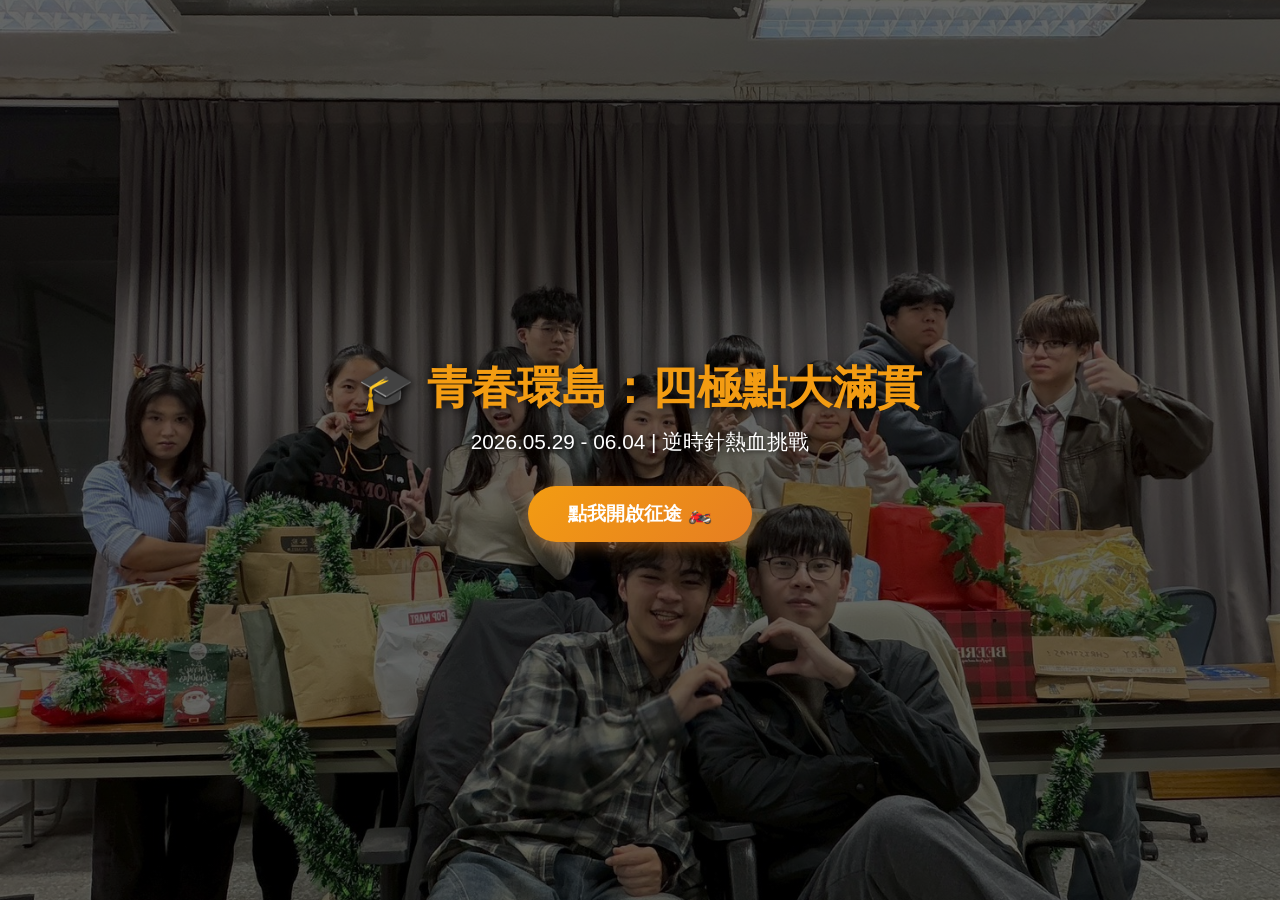
<file: 機車環島2.0/index.html>
<!DOCTYPE html>
<html lang="zh-TW">
<head>
    <meta charset="UTF-8">
    <meta name="viewport" content="width=device-width, initial-scale=1.0">
    <title>5/29 青春環島：四極點征途</title>
    <style>
        :root {
            --primary: #1a1a1a;
            --accent: #f39c12;
            --bg: #f0f2f5;
            --card-bg: #ffffff;
            --youth-gradient: linear-gradient(135deg, #f39c12 0%, #e67e22 100%);
        }
        body {
            font-family: 'PingFang TC', 'Microsoft JhengHei', sans-serif;
            margin: 0;
            background-color: var(--bg);
            color: #333;
            display: flex;
            flex-direction: column;
            min-height: 100vh;
        }
        header {
            background: var(--primary);
            color: white;
            text-align: center;
            padding: 8rem 1rem;
            background-image: linear-gradient(rgba(0,0,0,0.6), rgba(0,0,0,0.6)), url('S__20799622_0.jpg'); 
            background-size: cover;
            background-position: center 50%;
            flex: 1;
            display: flex;
            flex-direction: column;
            justify-content: center;
            align-items: center;
        }
        header h1 { 
            color: var(--accent); 
            font-size: 2.8rem;
            margin: 0 0 10px 0;
            text-shadow: 2px 2px 10px rgba(0,0,0,0.8);
        }
        header p { 
            font-size: 1.3rem;
            margin: 0 0 30px 0;
            text-shadow: 1px 1px 5px rgba(0,0,0,0.8);
        }
        .enter-btn {
            background: var(--youth-gradient);
            color: white;
            padding: 15px 40px;
            border-radius: 50px;
            text-decoration: none;
            font-weight: bold;
            font-size: 1.2rem;
            box-shadow: 0 4px 15px rgba(230, 126, 34, 0.4);
            transition: 0.3s;
        }
        .enter-btn:hover {
            transform: scale(1.05);
            box-shadow: 0 6px 20px rgba(230, 126, 34, 0.6);
        }
    </style>
</head>
<body>

<header>
    <h1>🎓 青春環島：四極點大滿貫</h1>
    <p>2026.05.29 - 06.04 | 逆時針熱血挑戰</p>
    <a href="schedule.html" class="enter-btn">點我開啟征途 🏍️</a>
</header>

</body>
</html>
</file>
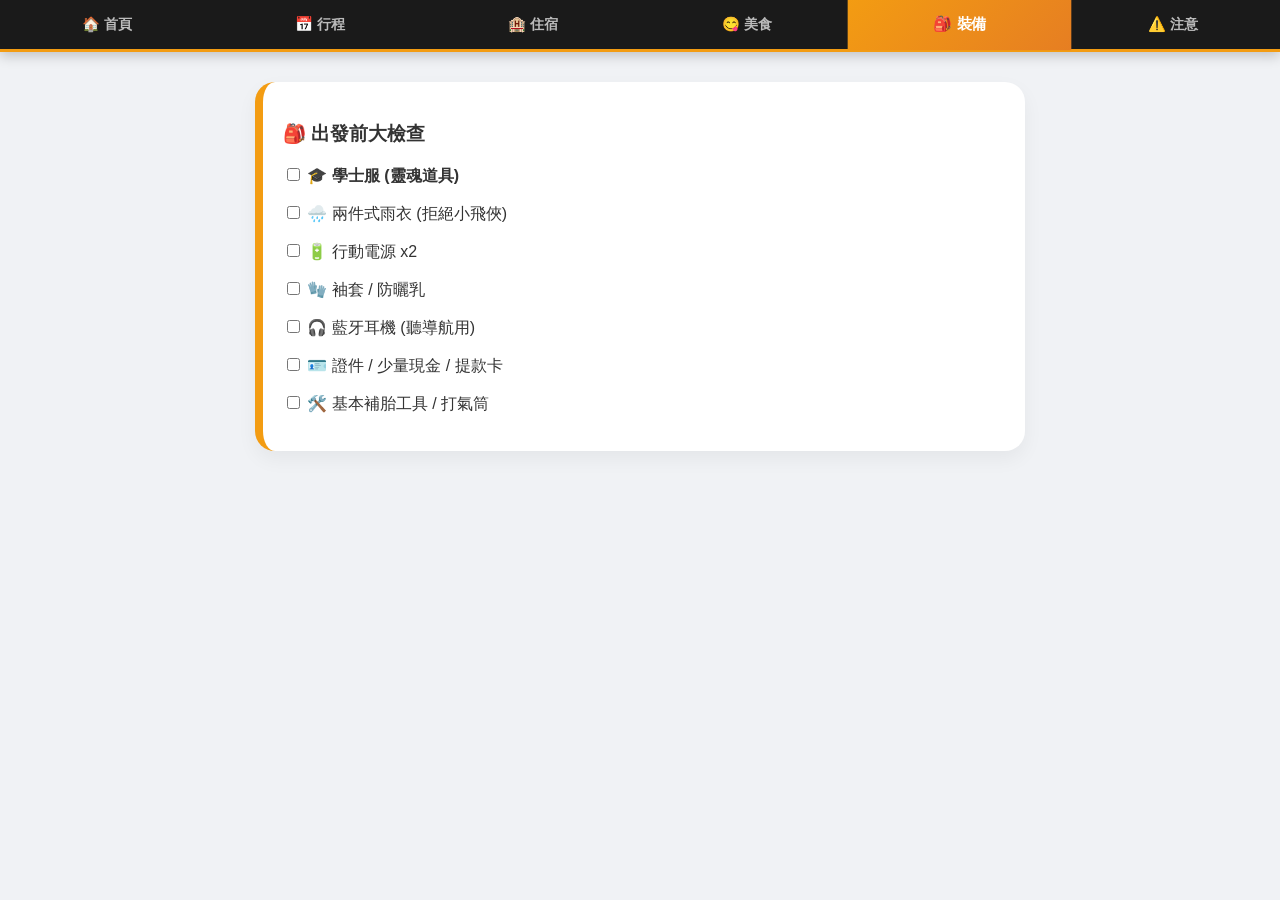
<file: 機車環島2.0/checklist.html>
<!DOCTYPE html>
<html lang="zh-TW">
<head>
    <meta charset="UTF-8">
    <meta name="viewport" content="width=device-width, initial-scale=1.0">
    <title>🎒 裝備檢查 - 青春環島</title>
    <link rel="stylesheet" href="style.css">
</head>
<body>

<nav>
    <a href="index.html">🏠 首頁</a>
    <a href="schedule.html">📅 行程</a>
    <a href="hotel.html">🏨 住宿</a>
    <a href="food.html">😋 美食</a>
    <a href="checklist.html" class="active">🎒 裝備</a>
    <a href="notes.html">⚠️ 注意</a>
</nav>

<div class="container">
    <div class="day-block">
        <h3>🎒 出發前大檢查</h3>
        <p><label><input type="checkbox"> <b>🎓 學士服 (靈魂道具)</b></label></p>
        <p><label><input type="checkbox"> 🌧️ 兩件式雨衣 (拒絕小飛俠)</label></p>
        <p><label><input type="checkbox"> 🔋 行動電源 x2</label></p>
        <p><label><input type="checkbox"> 🧤 袖套 / 防曬乳</label></p>
        <p><label><input type="checkbox"> 🎧 藍牙耳機 (聽導航用)</label></p>
        <p><label><input type="checkbox"> 🪪 證件 / 少量現金 / 提款卡</label></p>
        <p><label><input type="checkbox"> 🛠️ 基本補胎工具 / 打氣筒</label></p>
    </div>
</div>

<script src="script.js"></script>
</body>
</html>
</file>
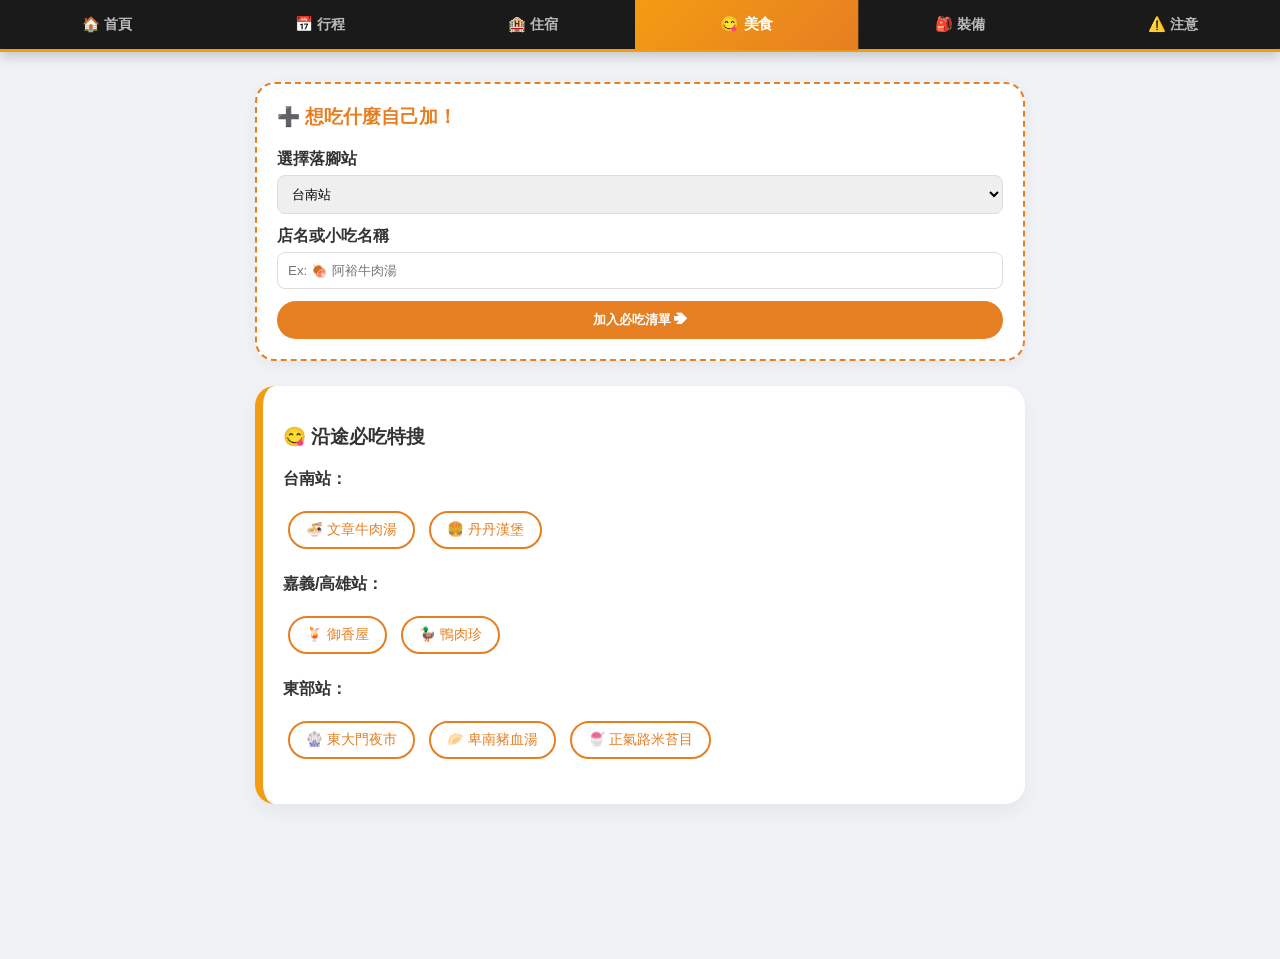
<file: 機車環島2.0/food.html>
<!DOCTYPE html>
<html lang="zh-TW">
<head>
    <meta charset="UTF-8">
    <meta name="viewport" content="width=device-width, initial-scale=1.0">
    <title>😋 美食清單 - 青春環島</title>
    <link rel="stylesheet" href="style.css">
    <style>
        .add-form {
            background: #ffffff; padding: 20px; border-radius: 20px; margin-bottom: 25px;
            box-shadow: 0 4px 15px rgba(0,0,0,0.05); border: 2px dashed var(--food-color);
        }
        .form-group { margin-bottom: 12px; }
        .form-group label { display: block; font-weight: bold; margin-bottom: 5px; }
        .form-group input, .form-group select {
            width: 100%; padding: 10px; border: 1px solid #ddd; border-radius: 8px; box-sizing: border-box; font-family: inherit;
        }
        .submit-btn {
            background: var(--food-color); color: white; border: none; padding: 10px 20px; border-radius: 50px; font-weight: bold; cursor: pointer; width: 100%;
        }
        .food-item-wrapper { display: inline-block; position: relative; margin: 5px; }
        .food-del {
            position: absolute; top: -5px; right: -5px; background: #e74c3c; color: white; border: none; border-radius: 50%; width: 16px; height: 16px; font-size: 10px; cursor: pointer; line-height: 14px; text-align: center; padding:0;
        }
    </style>
</head>
<body>

<nav>
    <a href="index.html">🏠 首頁</a>
    <a href="schedule.html">📅 行程</a>
    <a href="hotel.html">🏨 住宿</a>
    <a href="food.html" class="active">😋 美食</a>
    <a href="checklist.html">🎒 裝備</a>
    <a href="notes.html">⚠️ 注意</a>
</nav>

<div class="container">

    <div class="add-form">
        <h3 style="margin-top:0; color: var(--food-color);">➕ 想吃什麼自己加！</h3>
        <div class="form-group">
            <label>選擇落腳站</label>
            <select id="foodStation">
                <option value="tainan">台南站</option>
                <option value="mid">嘉義/高雄站</option>
                <option value="east">東部站（台東/花蓮/宜蘭）</option>
            </select>
        </div>
        <div class="form-group">
            <label>店名或小吃名稱</label>
            <input type="text" id="foodName" placeholder="Ex: 🍖 阿裕牛肉湯">
        </div>
        <button class="submit-btn" onclick="addFood()">加入必吃清單 ➔</button>
    </div>

    <div class="day-block">
        <h3>😋 沿途必吃特搜</h3>
        
        <div style="margin-bottom: 20px;">
            <p><b>台南站：</b></p>
            <a href="javascript:void(0)" class="food-btn">🍜 文章牛肉湯</a>
            <a href="javascript:void(0)" class="food-btn">🍔 丹丹漢堡</a>
            <span id="list-tainan"></span>
        </div>
        
        <div style="margin-bottom: 20px;">
            <p><b>嘉義/高雄站：</b></p>
            <a href="javascript:void(0)" class="food-btn">🍹 御香屋</a>
            <a href="javascript:void(0)" class="food-btn">🦆 鴨肉珍</a>
            <span id="list-mid"></span>
        </div>
        
        <div style="margin-bottom: 20px;">
            <p><b>東部站：</b></p>
            <a href="javascript:void(0)" class="food-btn">🎡 東大門夜市</a>
            <a href="javascript:void(0)" class="food-btn">🥟 卑南豬血湯</a>
            <a href="javascript:void(0)" class="food-btn">🍧 正氣路米苔目</a>
            <span id="list-east"></span>
        </div>
    </div>
</div>

<script src="script.js"></script>
<script>
    window.onload = function() {
        displayFoods();
    };

    function addFood() {
        const station = document.getElementById('foodStation').value;
        const name = document.getElementById('foodName').value;

        if (!name) {
            alert('請輸入美食名稱！');
            return;
        }

        const newFood = { station, name, id: Date.now() };
        let foods = JSON.parse(localStorage.getItem('myFoods')) || [];
        foods.push(newFood);
        localStorage.setItem('myFoods', JSON.stringify(foods));

        document.getElementById('foodName').value = '';
        displayFoods();
    }

    function displayFoods() {
        // 先清空原本動態產生的按鈕
        document.getElementById('list-tainan').innerHTML = '';
        document.getElementById('list-mid').innerHTML = '';
        document.getElementById('list-east').innerHTML = '';

        let foods = JSON.parse(localStorage.getItem('myFoods')) || [];

        foods.forEach(food => {
            const targetSpan = document.getElementById('list-' + food.station);
            if (targetSpan) {
                targetSpan.innerHTML += `
                    <span class="food-item-wrapper" id="food-${food.id}">
                        <a href="javascript:void(0)" class="food-btn">${food.name}</a>
                        <button class="food-del" onclick="deleteFood(${food.id})">&times;</button>
                    </span>
                `;
            }
        });
    }

    function deleteFood(id) {
        let foods = JSON.parse(localStorage.getItem('myFoods')) || [];
        foods = foods.filter(food => food.id !== id);
        localStorage.setItem('myFoods', JSON.stringify(foods));
        displayFoods();
    }
</script>
</body>
</html>
</file>
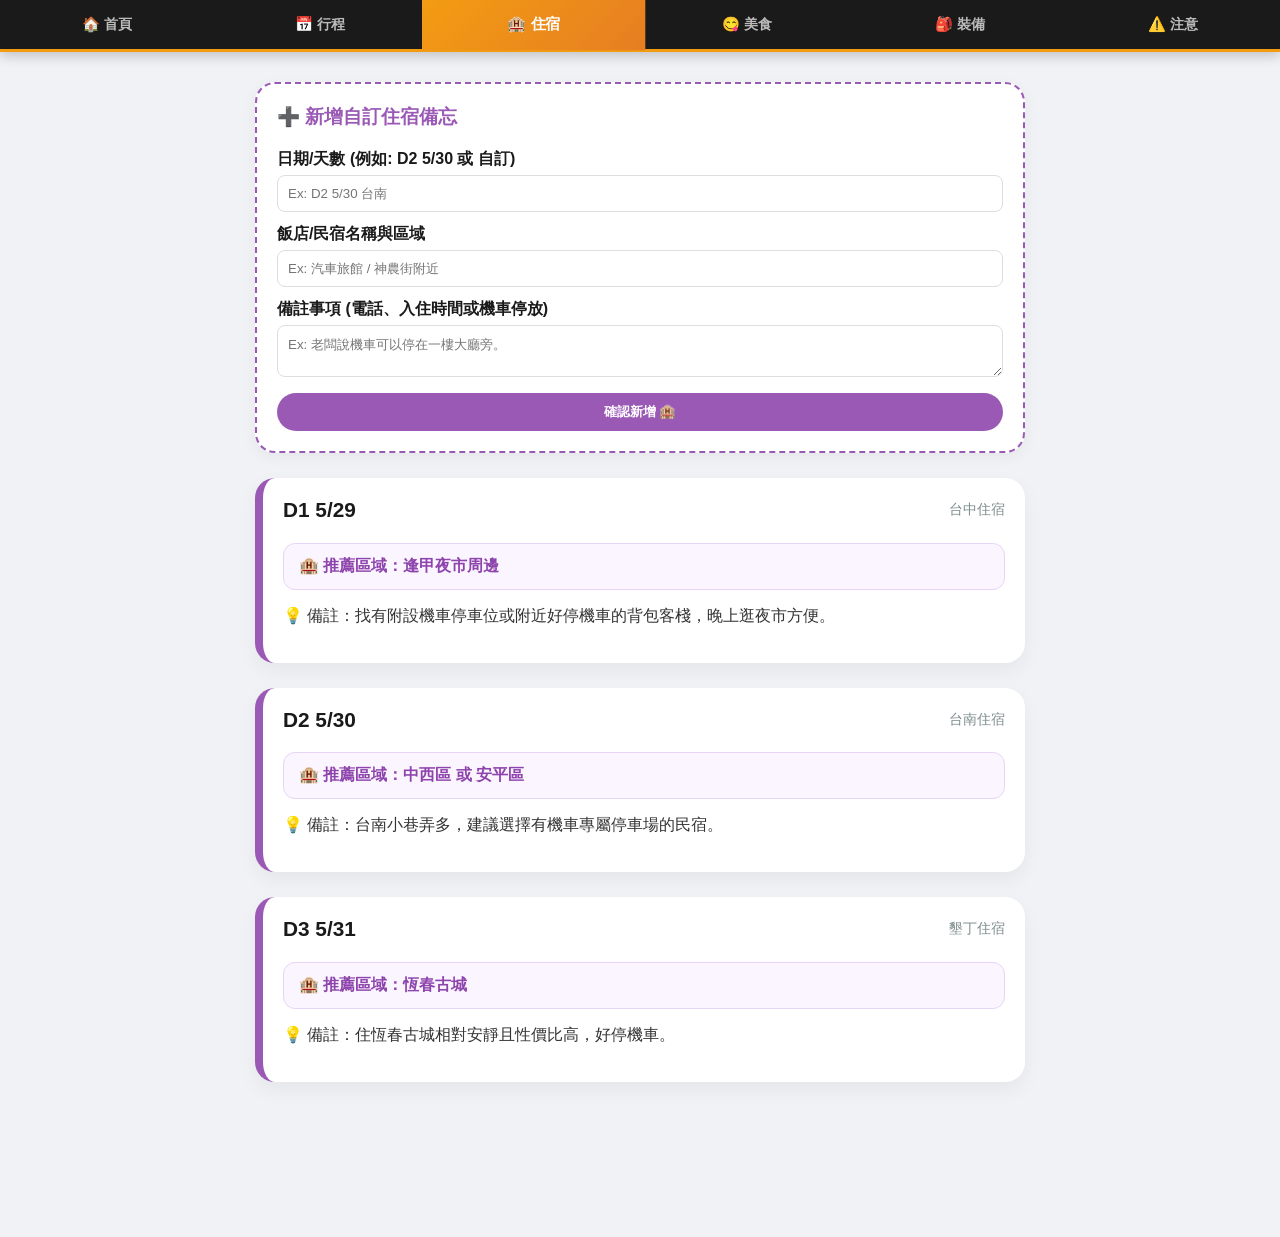
<file: 機車環島2.0/hotel.html>
<!DOCTYPE html>
<html lang="zh-TW">
<head>
    <meta charset="UTF-8">
    <meta name="viewport" content="width=device-width, initial-scale=1.0">
    <title>🏨 住宿安排 - 青春環島</title>
    <link rel="stylesheet" href="style.css">
    <style>
        /* 新增表單的專用樣式 */
        .add-form {
            background: #ffffff;
            padding: 20px;
            border-radius: 20px;
            margin-bottom: 25px;
            box-shadow: 0 4px 15px rgba(0,0,0,0.05);
            border: 2px dashed var(--hotel-color);
        }
        .form-group { margin-bottom: 12px; }
        .form-group label { display: block; font-weight: bold; margin-bottom: 5px; color: var(--primary); }
        .form-group input, .form-group textarea {
            width: 100%; padding: 10px; border: 1px solid #ddd; border-radius: 8px; box-sizing: border-box; font-family: inherit;
        }
        .submit-btn {
            background: var(--hotel-color); color: white; border: none; padding: 10px 20px; border-radius: 50px; font-weight: bold; cursor: pointer; width: 100%; transition: 0.2s;
        }
        .submit-btn:hover { opacity: 0.9; }
        .delete-btn {
            background: #ff7675; color: white; border: none; padding: 4px 10px; border-radius: 5px; font-size: 0.8rem; cursor: pointer; float: right;
        }
    </style>
</head>
<body>

<nav>
    <a href="index.html">🏠 首頁</a>
    <a href="schedule.html">📅 行程</a>
    <a href="hotel.html" class="active">🏨 住宿</a>
    <a href="food.html">😋 美食</a>
    <a href="checklist.html">🎒 裝備</a>
    <a href="notes.html">⚠️ 注意</a>
</nav>

<div class="container">
    
    <div class="add-form">
        <h3 style="margin-top:0; color: var(--hotel-color);">➕ 新增自訂住宿備忘</h3>
        <div class="form-group">
            <label>日期/天數 (例如: D2 5/30 或 自訂)</label>
            <input type="text" id="hotelDay" placeholder="Ex: D2 5/30 台南">
        </div>
        <div class="form-group">
            <label>飯店/民宿名稱與區域</label>
            <input type="text" id="hotelName" placeholder="Ex: 汽車旅館 / 神農街附近">
        </div>
        <div class="form-group">
            <label>備註事項 (電話、入住時間或機車停放)</label>
            <textarea id="hotelNote" rows="2" placeholder="Ex: 老闆說機車可以停在一樓大廳旁。"></textarea>
        </div>
        <button class="submit-btn" onclick="addHotel()">確認新增 🏨</button>
    </div>

    <div id="hotelContainer">
        <div class="day-block hotel-style">
            <h3 class="day-title">D1 5/29 <span class="date-label">台中住宿</span></h3>
            <div class="hotel-info">🏨 推薦區域：逢甲夜市周邊</div>
            <p>💡 備註：找有附設機車停車位或附近好停機車的背包客棧，晚上逛夜市方便。</p>
        </div>
        <div class="day-block hotel-style">
            <h3 class="day-title">D2 5/30 <span class="date-label">台南住宿</span></h3>
            <div class="hotel-info">🏨 推薦區域：中西區 或 安平區</div>
            <p>💡 備註：台南小巷弄多，建議選擇有機車專屬停車場的民宿。</p>
        </div>
        <div class="day-block hotel-style">
            <h3 class="day-title">D3 5/31 <span class="date-label">墾丁住宿</span></h3>
            <div class="hotel-info">🏨 推薦區域：恆春古城</div>
            <p>💡 備註：住恆春古城相對安靜且性價比高，好停機車。</p>
        </div>
    </div>
    
    <div id="customHotelContainer"></div>
</div>

<script src="script.js"></script>
<script>
    // 網頁載入時自動讀取之前存的住宿
    window.onload = function() {
        displayCustomHotels();
    };

    function addHotel() {
        const day = document.getElementById('hotelDay').value;
        const name = document.getElementById('hotelName').value;
        const note = document.getElementById('hotelNote').value;

        if (!day || !name) {
            alert('請至少填寫「日期」與「飯店名稱」喔！');
            return;
        }

        const newHotel = { day, name, note, id: Date.now() };

        // 從 localStorage 拿出現有的陣列，沒有的話就建立新陣列
        let hotels = JSON.parse(localStorage.getItem('myHotels')) || [];
        hotels.push(newHotel);
        localStorage.setItem('myHotels', JSON.stringify(hotels));

        // 清空輸入框
        document.getElementById('hotelDay').value = '';
        document.getElementById('hotelName').value = '';
        document.getElementById('hotelNote').value = '';

        displayCustomHotels();
    }

    function displayCustomHotels() {
        const container = document.getElementById('customHotelContainer');
        container.innerHTML = '';
        let hotels = JSON.parse(localStorage.getItem('myHotels')) || [];

        hotels.forEach(hotel => {
            container.innerHTML += `
                <div class="day-block hotel-style" id="hotel-${hotel.id}">
                    <button class="delete-btn" onclick="deleteHotel(${hotel.id})">刪除</button>
                    <h3 class="day-title">${hotel.day}</h3>
                    <div class="hotel-info">🏨 ${hotel.name}</div>
                    <p>💡 備註：${hotel.note || '無'}</p>
                </div>
            `;
        });
    }

    function deleteHotel(id) {
        let hotels = JSON.parse(localStorage.getItem('myHotels')) || [];
        hotels = hotels.filter(hotel => hotel.id !== id);
        localStorage.setItem('myHotels', JSON.stringify(hotels));
        displayCustomHotels();
    }
</script>
</body>
</html>
</file>
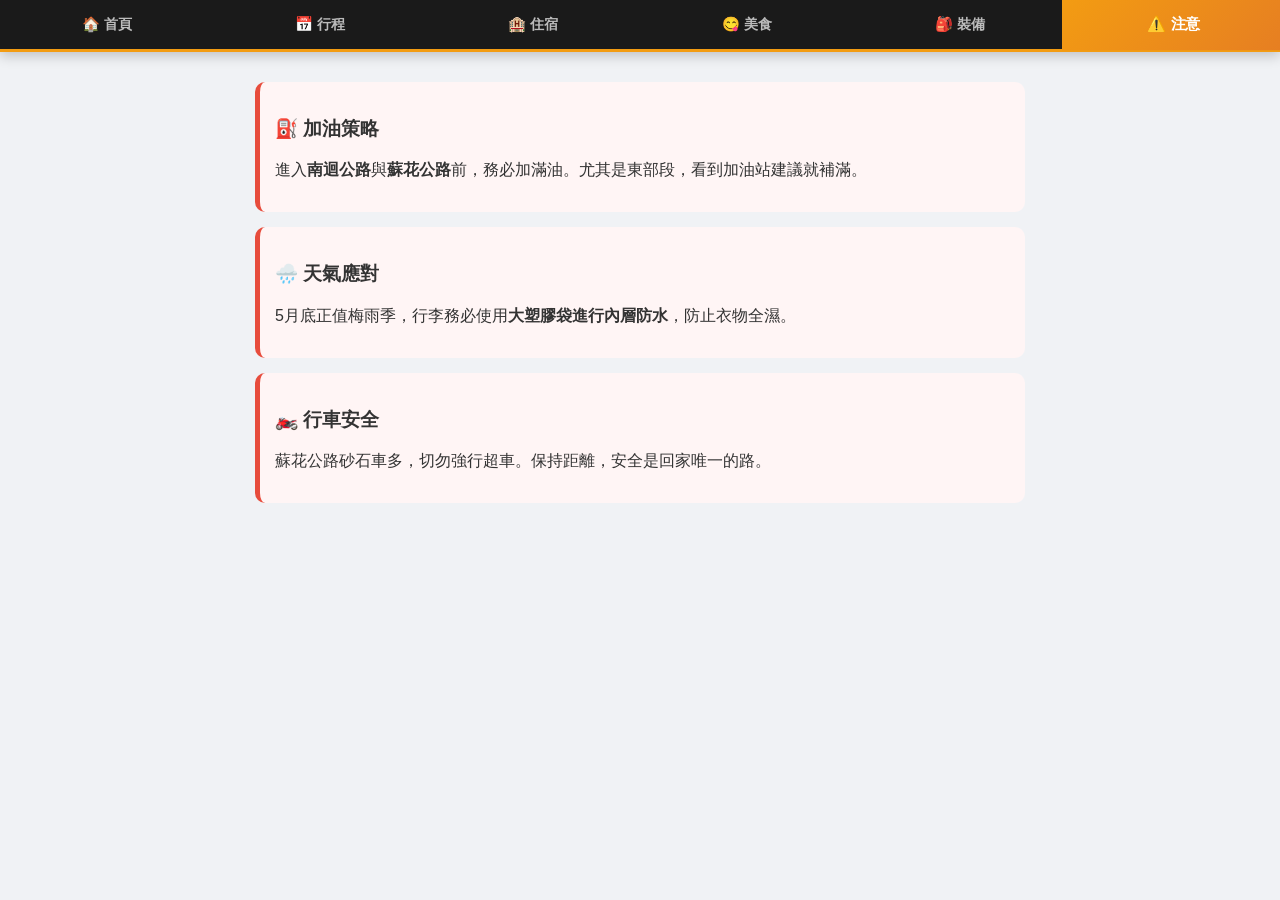
<file: 機車環島2.0/notes.html>
<!DOCTYPE html>
<html lang="zh-TW">
<head>
    <meta charset="UTF-8">
    <meta name="viewport" content="width=device-width, initial-scale=1.0">
    <title>⚠️ 注意事項 - 青春環島</title>
    <link rel="stylesheet" href="style.css">
</head>
<body>

<nav>
    <a href="index.html">🏠 首頁</a>
    <a href="schedule.html">📅 行程</a>
    <a href="hotel.html">🏨 住宿</a>
    <a href="food.html">😋 美食</a>
    <a href="checklist.html">🎒 裝備</a>
    <a href="notes.html" class="active">⚠️ 注意</a>
</nav>

<div class="container">
    <div class="note-card">
        <h3>⛽ 加油策略</h3>
        <p>進入<b>南迴公路</b>與<b>蘇花公路</b>前，務必加滿油。尤其是東部段，看到加油站建議就補滿。</p>
    </div>
    <div class="note-card">
        <h3>🌧️ 天氣應對</h3>
        <p>5月底正值梅雨季，行李務必使用<b>大塑膠袋進行內層防水</b>，防止衣物全濕。</p>
    </div>
    <div class="note-card">
        <h3>🏍️ 行車安全</h3>
        <p>蘇花公路砂石車多，切勿強行超車。保持距離，安全是回家唯一的路。</p>
    </div>
</div>

<script src="script.js"></script>
</body>
</html>
</file>
<file: 機車環島2.0/style.css>
:root {
    --primary: #1a1a1a;
    --accent: #f39c12;
    --bg: #f0f2f5;
    --card-bg: #ffffff;
    --food-color: #e67e22;
    --hotel-color: #9b59b6;
    --done: #2ecc71;
    --youth-gradient: linear-gradient(135deg, #f39c12 0%, #e67e22 100%);
}

body {
    font-family: 'PingFang TC', 'Microsoft JhengHei', sans-serif;
    margin: 0;
    background-color: var(--bg);
    color: #333;
    overflow-x: hidden;
}

nav {
    display: flex;
    justify-content: space-around;
    background: var(--primary);
    position: sticky;
    top: 0;
    z-index: 1000;
    box-shadow: 0 4px 12px rgba(0,0,0,0.2);
    border-bottom: 3px solid var(--accent);
}
nav a {
    padding: 15px 5px;
    text-decoration: none;
    color: #bbb;
    font-weight: bold;
    font-size: 0.9rem;
    flex: 1;
    text-align: center;
    transition: 0.3s;
}
nav a.active {
    color: white;
    background: var(--youth-gradient);
    transform: scale(1.05);
}

.container {
    max-width: 800px;
    margin: 30px auto;
    padding: 0 15px 100px;
    box-sizing: border-box;
}

.day-block {
    background: var(--card-bg);
    border-radius: 20px;
    padding: 20px;
    margin-bottom: 25px;
    box-shadow: 0 8px 20px rgba(0,0,0,0.05);
    border-left: 8px solid var(--accent);
}

.day-block.hotel-style { border-left: 8px solid var(--hotel-color); }

.day-title {
    font-size: 1.3rem;
    color: var(--primary);
    margin-top: 0;
    display: flex;
    justify-content: space-between;
    align-items: center;
}
.date-label { font-size: 0.85rem; color: #7f8c8d; font-weight: normal; }

.route-info { background: #fff8ee; padding: 12px 15px; border-radius: 12px; margin: 10px 0; font-weight: 600; color: #d35400; border: 1px solid #ffeaa7; }
.hotel-info { background: #fbf5ff; padding: 12px 15px; border-radius: 12px; margin: 10px 0; font-weight: 600; color: #8e44ad; border: 1px solid #e8d4f5; }

.floating-cap { position: fixed; right: 20px; bottom: 30px; width: 70px; height: 70px; z-index: 2000; cursor: pointer; animation: float 3s ease-in-out infinite; text-align: center; }
.floating-cap img { width: 80%; filter: drop-shadow(0 5px 10px rgba(0,0,0,0.3)); }
.floating-cap span { position: absolute; top: -5px; right: 0; background: #e74c3c; color: white; font-size: 0.6rem; padding: 2px 6px; border-radius: 10px; white-space: nowrap; }

.track-overlay { position: fixed; top: 0; right: -100%; width: 85%; max-width: 400px; height: 100%; background: #1a1a1a; z-index: 3000; box-shadow: -10px 0 30px rgba(0,0,0,0.5); transition: 0.4s ease; padding: 20px; color: white; overflow-y: auto; box-sizing: border-box; }
.track-overlay.open { right: 0; }

.milestone-item { background: rgba(255,255,255,0.05); padding: 15px; border-radius: 15px; border: 1px dashed #444; margin-bottom: 15px; text-align: center; }
.milestone-item.has-photo { border: 2px solid var(--done); background: rgba(46, 204, 113, 0.1); }
.photo-preview { width: 100%; aspect-ratio: 16/10; object-fit: cover; border-radius: 10px; margin-top: 10px; }

.note-card { background: #fff5f5; border-left: 5px solid #e74c3c; padding: 15px; border-radius: 10px; margin-bottom: 15px; }
.food-btn { background: white; border: 2px solid var(--food-color); color: var(--food-color); padding: 8px 16px; border-radius: 50px; text-decoration: none; font-size: 0.85rem; display: inline-block; margin: 5px; }
.important { color: #e74c3c; font-weight: bold; }

@keyframes float { 0%, 100% { transform: translateY(0); } 50% { transform: translateY(-12px); } }
</file>
